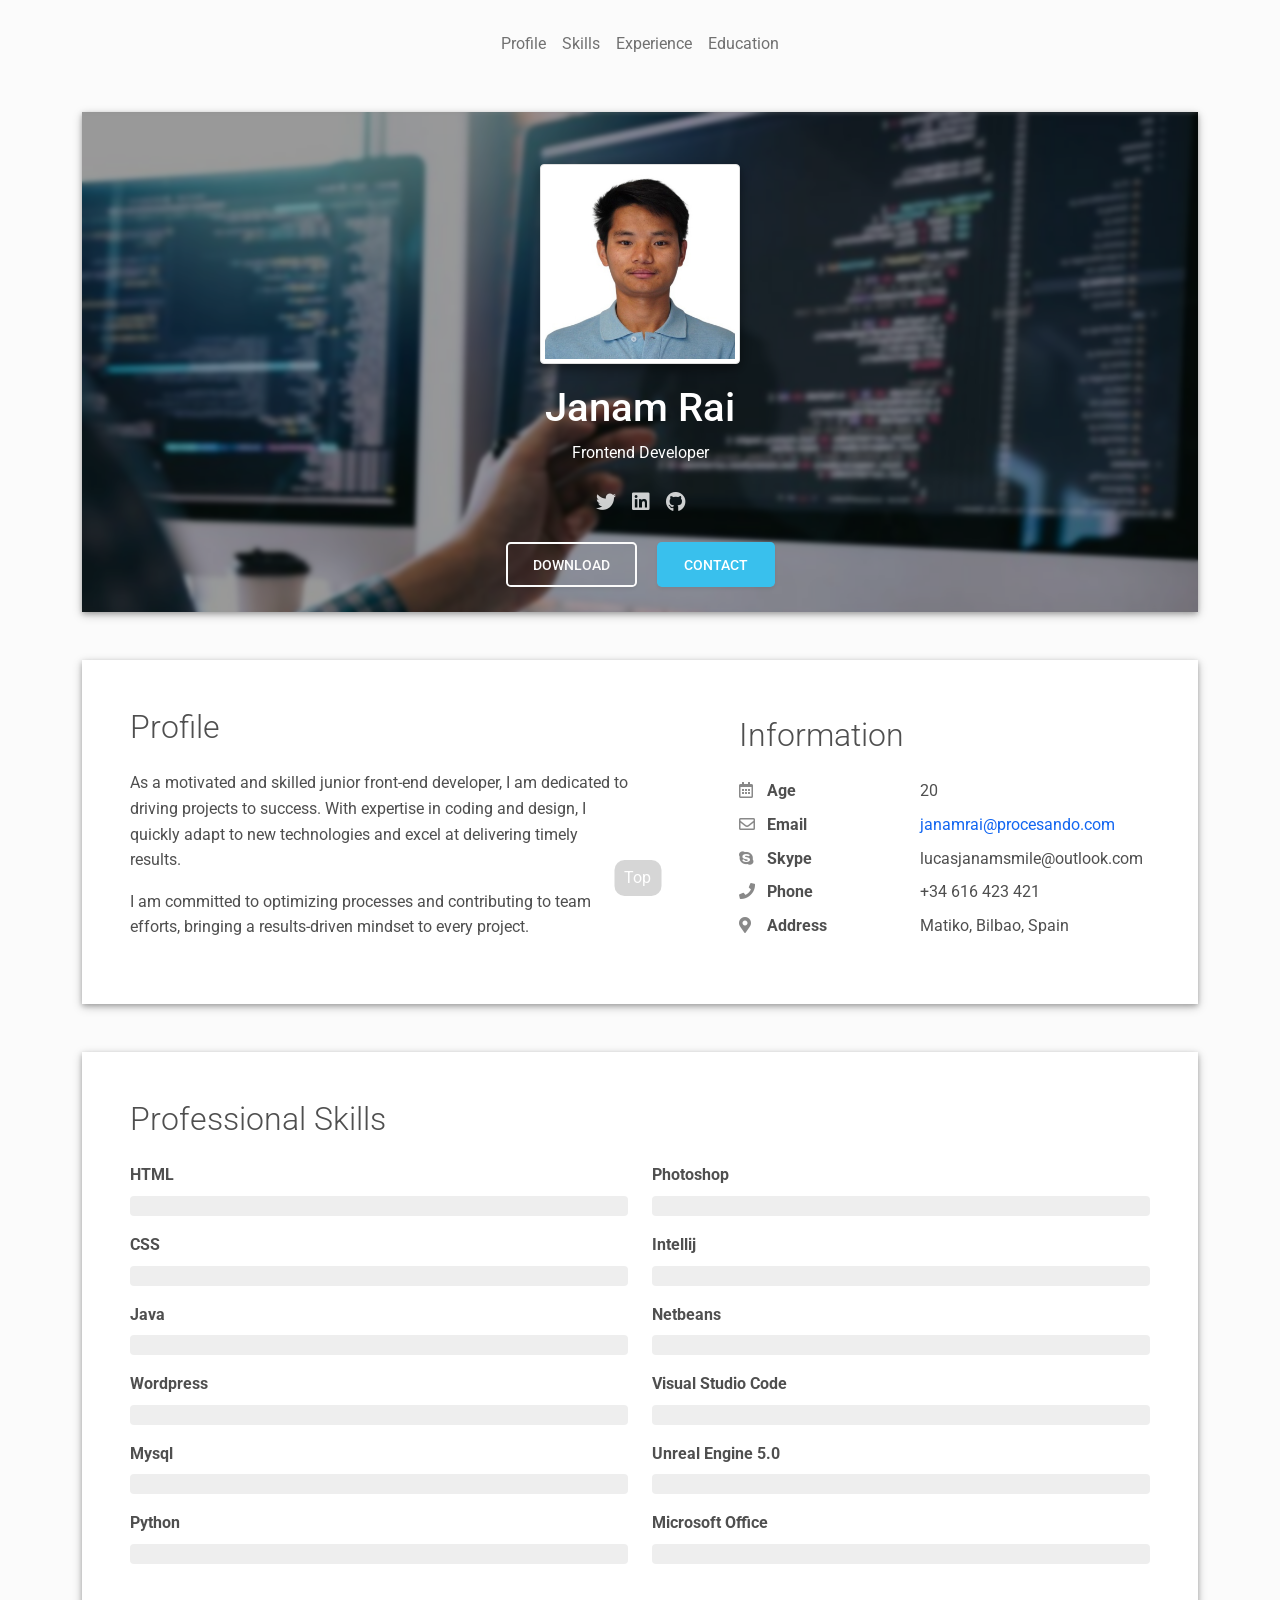
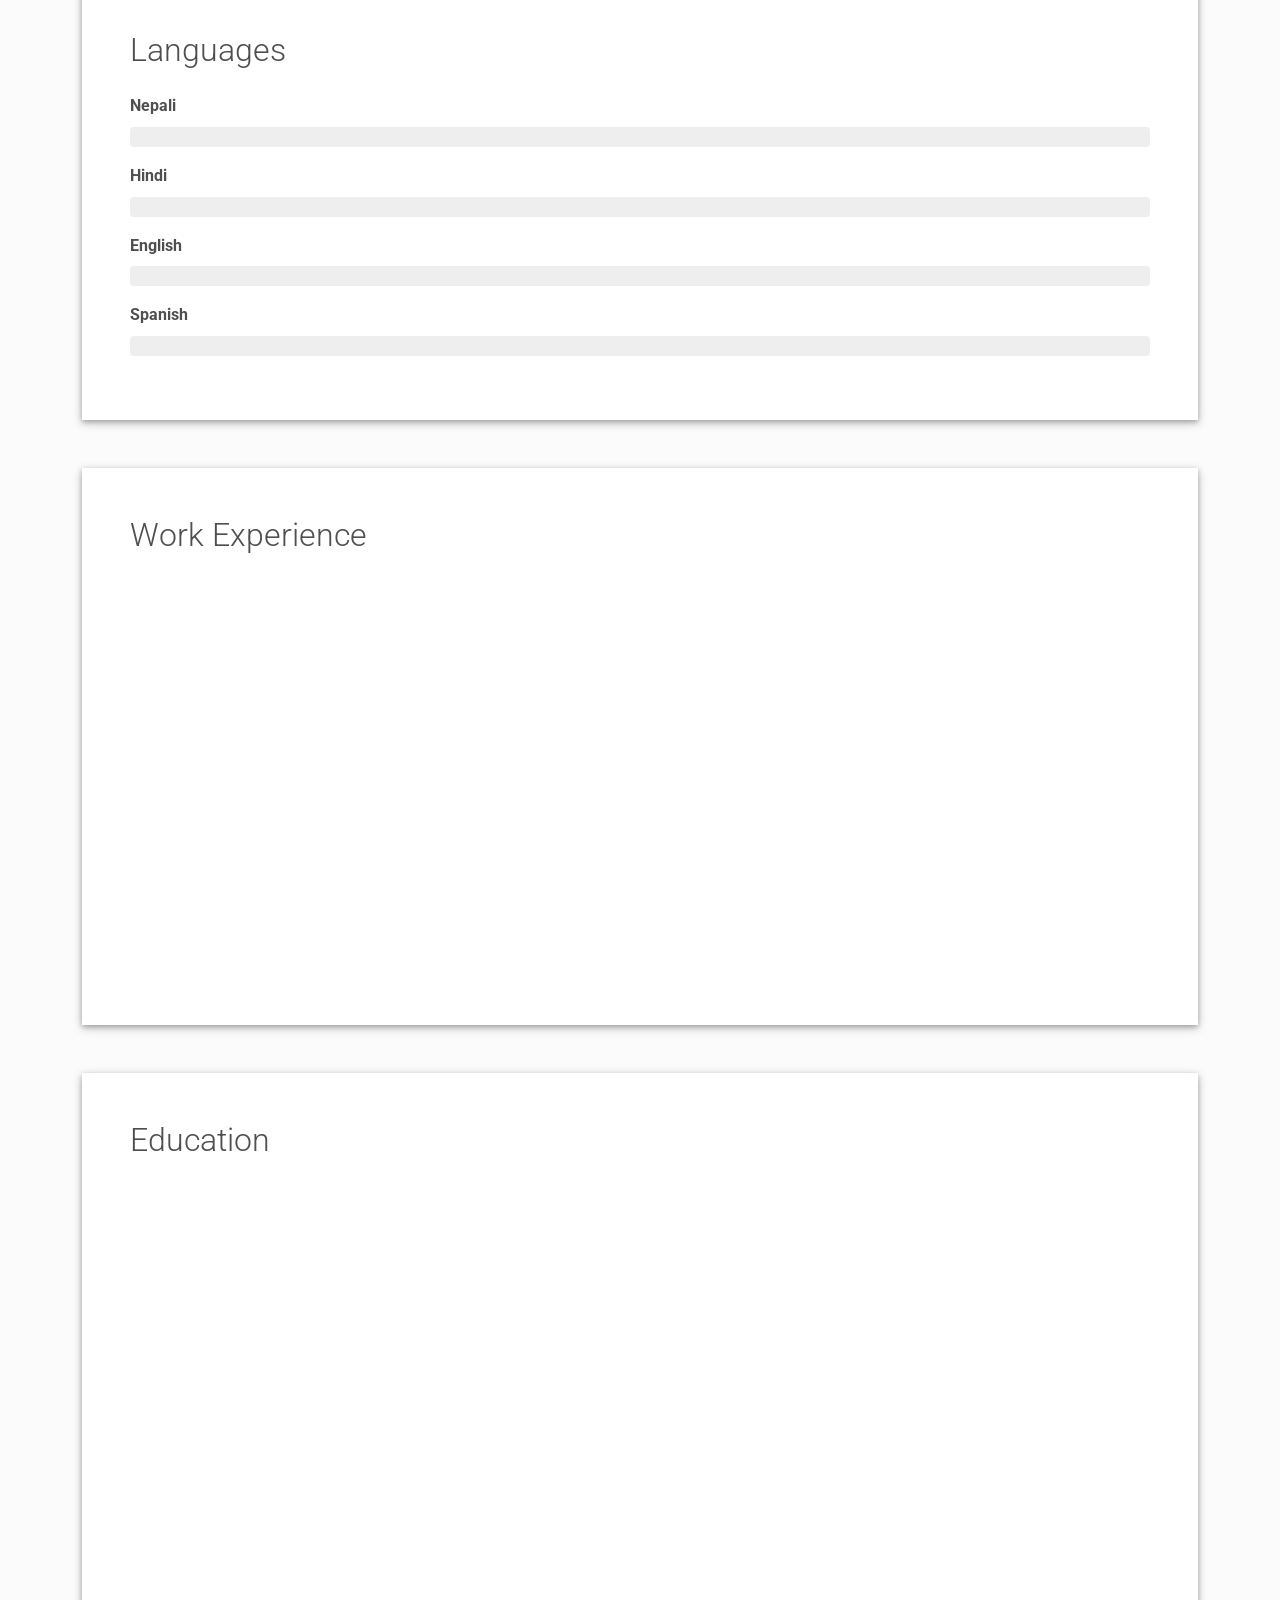
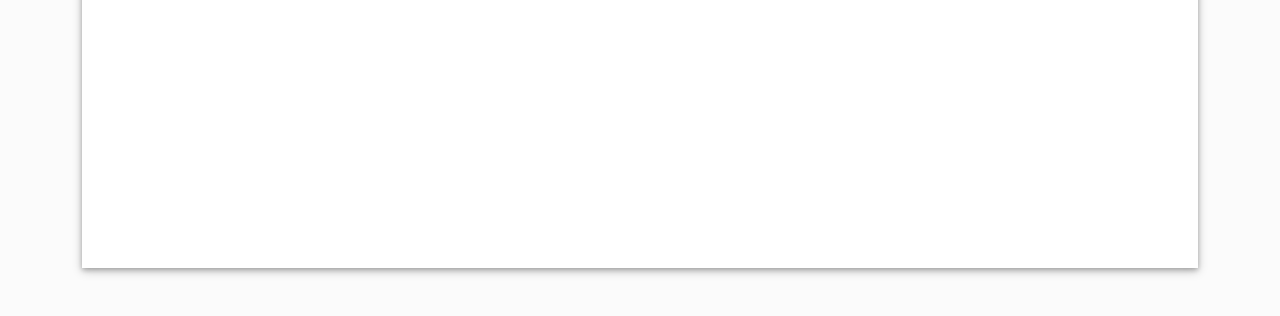
<file: index.html>
<!DOCTYPE html>

<html lang="en-US">

    <head>

        <meta charset="UTF-8">

        <meta http-equiv="X-UA-Compatible" content="IE=edge">

        <meta name="viewport" content="width=device-width, initial-scale=1">

        <title>Janam Rai</title>

        <link rel="Icon" href="images/Logo.png">

        <link rel="preload" as="style" href="https://fonts.googleapis.com/css2?family=Poppins:wght@600&amp;family=Roboto:wght@300;400;500;700&amp;display=swap"/>

        <link rel="stylesheet"href="https://fonts.googleapis.com/css2?family=Poppins:wght@600&amp;family=Roboto:wght@300;400;500;700&amp;display=swap" media="print" onload="this.media='all'"/>

        <noscript> <link rel="stylesheet" href="https://fonts.googleapis.com/css2?family=Poppins:wght@600&amp;family=Roboto:wght@300;400;500;700&amp;display=swap"/></noscript>

        <link href="css/font-awesome/css/all.min.css?ver=1.2.1" rel="stylesheet">

        <link href="css/mdb.min.css?ver=1.2.1" rel="stylesheet">

        <link href="css/aos.css?ver=1.2.1" rel="stylesheet">

        <link href="css/main.css?ver=1.2.1" rel="stylesheet">

        <noscript><style type="text/css">[data-aos] {opacity: 1 !important;transform: translate(0) scale(1) !important;}</style></noscript>

    </head>


    <body class="bg-light" id="top">

        <header class="d-print-none">

            <div class="container text-center text-lg-left">

                <div class="pt-4 clearfix">

                    <div class="container text-center text-lg-left">

                        <nav role="navigation">

                            <ul class="nav justify-content-center">

                                <li class="nav-item"><a class="nav-link" href="#about" title="About"><span class="menu-title">Profile</span></a> </li>

                                <li class="nav-item"><a class="nav-link" href="#skills" title="Skills"><span class="menu-title">Skills</span></a> </li>

                                <li class="nav-item"><a class="nav-link" href="#experience" title="Experience"><span class="menu-title">Experience</span></a></li>

                                <li class="nav-item"><a class="nav-link" href="#education" title="Education"><span class="menu-title">Education</span></a> </li>

                                <!--<li class="nav-item"><a class="nav-link" href="#contact" title="Contact"><span class="menu-title">Contact</span></a> </li>

                                <li class="nav-item"><a class="nav-link" href="#references" title="References"><span class="menu-title">References</span></a> </li> -->

                            </ul>

                        </nav>

                    </div>

                </div>

            </div>

        </header>

        <div class="page-content">

            <div class="container">

                <div class="resume-container">

                    <div class="shadow-1-strong bg-white my-5" id="intro">

                        <div class="bg-info text-white">

                            <div class="cover bg-image"><img src="images/BG.jpg"  width="200" height="565" />

                                <div class="mask" style="background-color: rgba(0, 0, 0, 0.4);backdrop-filter: blur(2px);">

                                    <div class="text-center p-5">

                                        <div class="avatar p-1"><img class="img-thumbnail shadow-2-strong" data-aos="zoom-out"data-aos-delay="100" src="images/avatar.jpg" width="200" height="200" /></div>

                                        <div class="header-bio mt-3">

                                            <div data-aos="zoom-in" data-aos-delay="0">

                                                <h2 class="h1">Janam Rai</h2>

                                                <p>Frontend Developer</p>

                                            </div>

                                            <div class="header-social mb-3 d-print-none" data-aos="zoom-in"data-aos-delay="200">

                                                <nav role="navigation">

                                                    <ul class="nav justify-content-center">

                                                        <li class="nav-item"><a class="nav-link" href="https://twitter.com/JanamRa08918836"title="Twitter">

                                                            <i class="fab fa-twitter"></i>
                                                            <span class="menu-title sr-only">Twitter</span></a>

                                                        </li>

                                                            <!--
                                                        <li class="nav-item"><a class="nav-link"href="https://www.facebook.com/profile.php?id=100029188033505" title="Facebook">

                                                                <i class="fab fa-facebook">
                                                                </i><span class="menu-title sr-only">Facebook</span></a>

                                                        </li>

                                                        <li class="nav-item"><a class="nav-link"href="https://www.instagram.com/lmt10hunk/"title="Instagram">

                                                            <i class="fab fa-instagram"> </i>
                                                            <spanclass="menu-title sr-only"></span></a>

                                                        </li>

                                                        -->

                                                        <li class="nav-item"><a class="nav-link" href="https://www.linkedin.com/in/janam-rai-2b9438182/"title="linkedin">

                                                                <i class="fab fa-linkedin"></i>
                                                                <span class="menu-title sr-only">linkedin</span></a>
                                                        </li>

                                                        <li class="nav-item"><a class="nav-link" href="https://github.com/janam1003" title="Github">
                                                        
                                                            <i class="fab fa-github"></i><spanclass="menu-title sr-only"></span></a>

                                                        </li>

                                                    </ul>

                                                </nav>

                                            </div>

                                        </div>

                                        
                                        <div class="d-print-none">

                                            <a class="btn btn-outline-light btn-lg shadow-sm mt-1 me-3" href="images/CV.pdf" data-aos="fade-right"data-aos-delay="700">Download</a>

                                            <a class="btn btn-info btn-lg shadow-sm mt-1" href="mailto:janamrai@procesando.com" data-aos="fade-left" data-aos-delay="700">Contact</a>
                                            
                                        </div>

                                    </div>

                                </div>

                            </div>

                        </div>

                    </div>

                </div>

                <div class="shadow-1-strong bg-white my-5 p-5" id="about">

                    <div class="about-section">

                        <div class="row">

                            <div class="col-md-6">

                                <h2 class="h2 fw-light mb-4">Profile</h2>

                                <p>As a motivated and skilled junior front-end developer, I am dedicated to driving projects
                                    to success. With expertise in coding and design, I quickly adapt to new technologies and
                                    excel at delivering timely results.</p>

                                <p>I am committed to optimizing processes and contributing to team efforts, bringing a results-driven mindset to every project.  </p>

                            </div>

                            <div class="col-md-5 offset-lg-1">

                                <div class="row mt-2">

                                    <h2 class="h2 fw-light mb-4">Information</h2>

                                    <div class="col-sm-5">

                                        <div class="pb-2 fw-bolder"><i class="far fa-calendar-alt pe-2 text-muted"style="width:24px;opacity:0.85;"></i> Age</div>

                                    </div>

                                    <div class="col-sm-7">

                                        <div class="pb-2">20</div>

                                    </div>

                                    <div class="col-sm-5">

                                        <div class="pb-2 fw-bolder"><i class="far fa-envelope pe-2 text-muted"style="width:24px;opacity:0.85;"></i> Email</div>
                                        
                                    </div>

                                    <div class="col-sm-7">

                                        <div class="pb-2"><a href="mailto:janamrai@procesando.com">janamrai@procesando.com</a></div>

                                    </div>

                                    <div class="col-sm-5">

                                        <div class="pb-2 fw-bolder"><i class="fab fa-skype pe-2 text-muted"style="width:24px;opacity:0.85;"></i> Skype</div>

                                    </div>

                                    <div class="col-sm-7">

                                        <div class="pb-2">lucasjanamsmile@outlook.com</div>

                                    </div>

                                    <div class="col-sm-5">

                                        <div class="pb-2 fw-bolder"><i class="fas fa-phone pe-2 text-muted"style="width:24px;opacity:0.85;"></i> Phone</div>

                                    </div>

                                    <div class="col-sm-7">

                                        <div class="pb-2">+34 616 423 421</div>

                                    </div>

                                    <div class="col-sm-5">

                                        <div class="pb-2 fw-bolder"><i class="fas fa-map-marker-alt pe-2 text-muted"style="width:24px;opacity:0.85;"></i> Address</div>

                                    </div>

                                    <div class="col-sm-7">

                                        <div class="pb-2">Matiko, Bilbao, Spain</div>

                                    </div>

                                </div>

                            </div>

                        </div>

                    </div>

                </div>

                <div class="shadow-1-strong bg-white my-5 p-5" id="skills">

                    <div class="skills-section">

                        <h2 class="h2 fw-light mb-4">Professional Skills</h2>

                        <div class="row">

                            <div class="col-md-6">

                                <div class="mb-3"><span class="fw-bolder">HTML</span>

                                    <div class="progress my-2 rounded" style="height: 20px">
                                        
                                        <div class="progress-bar bg-info" role="progressbar" data-aos="zoom-in-right"
                                            data-aos-delay="100" data-aos-anchor=".skills-section" style="width: 95%;"
                                            aria-valuenow="95" aria-valuemin="0" aria-valuemax="100">Expert</div>
                                    </div>
                                </div>

                                <div class="mb-3"><span class="fw-bolder">CSS</span>
                                    <div class="progress my-2 rounded" style="height: 20px">
                                        <div class="progress-bar bg-info" role="progressbar" data-aos="zoom-in-right"
                                            data-aos-delay="200" data-aos-anchor=".skills-section" style="width: 95%"
                                            aria-valuenow="95" aria-valuemin="0" aria-valuemax="100">Expert</div>
                                    </div>
                                </div>

                                <div class="mb-3"><span class="fw-bolder">Java</span>
                                    <div class="progress my-2 rounded" style="height: 20px">
                                        <div class="progress-bar bg-info" role="progressbar" data-aos="zoom-in-right"
                                            data-aos-delay="300" data-aos-anchor=".skills-section" style="width: 85%"
                                            aria-valuenow="85" aria-valuemin="0" aria-valuemax="100">Advance</div>
                                    </div>
                                </div>

                                <div class="mb-3"><span class="fw-bolder">Wordpress</span>
                                    <div class="progress my-2 rounded" style="height: 20px">
                                        <div class="progress-bar bg-info" role="progressbar" data-aos="zoom-in-right"
                                            data-aos-delay="300" data-aos-anchor=".skills-section" style="width: 70%"
                                            aria-valuenow="70" aria-valuemin="0" aria-valuemax="100">Advance</div>
                                    </div>
                                </div>

                                <div class="mb-3"><span class="fw-bolder">Mysql</span>
                                    <div class="progress my-2 rounded" style="height: 20px">
                                        <div class="progress-bar bg-info" role="progressbar" data-aos="zoom-in-right"
                                            data-aos-delay="300" data-aos-anchor=".skills-section" style="width: 90%"
                                            aria-valuenow="90" aria-valuemin="0" aria-valuemax="100">Expert</div>
                                    </div>
                                </div>

                                <div class="mb-3"><span class="fw-bolder">Python</span>
                                    <div class="progress my-2 rounded" style="height: 20px">
                                        <div class="progress-bar bg-info" role="progressbar" data-aos="zoom-in-right"
                                            data-aos-delay="300" data-aos-anchor=".skills-section" style="width: 50%"
                                            aria-valuenow="50" aria-valuemin="0" aria-valuemax="100">Beginner</div>
                                    </div>
                                </div>

                            </div>

                            <div class="col-md-6">

                                 <div class="mb-3"><span class="fw-bolder">Photoshop</span>
                                    <div class="progress my-2 rounded" style="height: 20px">
                                        <div class="progress-bar bg-info" role="progressbar" data-aos="zoom-in-right"
                                            data-aos-delay="300" data-aos-anchor=".skills-section" style="width: 75%"
                                            aria-valuenow="50" aria-valuemin="0" aria-valuemax="100">Advance</div>
                                    </div>
                                </div>

                                <div class="mb-3"><span class="fw-bolder">Intellij</span>
                                    <div class="progress my-2 rounded" style="height: 20px">
                                        <div class="progress-bar bg-info" role="progressbar" data-aos="zoom-in-right"
                                            data-aos-delay="600" data-aos-anchor=".skills-section" style="width: 75%"
                                            aria-valuenow="75" aria-valuemin="0" aria-valuemax="100">Advance</div>
                                    </div>
                                </div>

                                <div class="mb-3"><span class="fw-bolder">Netbeans</span>
                                    <div class="progress my-2 rounded" style="height: 20px">
                                        <div class="progress-bar bg-info" role="progressbar" data-aos="zoom-in-right"
                                            data-aos-delay="600" data-aos-anchor=".skills-section" style="width: 75%"
                                            aria-valuenow="75" aria-valuemin="0" aria-valuemax="100">Advance</div>
                                    </div>
                                </div>

                                <div class="mb-3"><span class="fw-bolder">Visual Studio Code</span>
                                    <div class="progress my-2 rounded" style="height: 20px">
                                        <div class="progress-bar bg-info" role="progressbar" data-aos="zoom-in-right"
                                            data-aos-delay="500" data-aos-anchor=".skills-section" style="width: 60%"
                                            aria-valuenow="60" aria-valuemin="0" aria-valuemax="100">Advance</div>
                                    </div>
                                </div>

                                <div class="mb-3"><span class="fw-bolder">Unreal Engine 5.0</span>
                                    <div class="progress my-2 rounded" style="height: 20px">
                                        <div class="progress-bar bg-info" role="progressbar" data-aos="zoom-in-right"
                                            data-aos-delay="500" data-aos-anchor=".skills-section" style="width: 60%"
                                            aria-valuenow="60" aria-valuemin="0" aria-valuemax="100">Advance</div>
                                    </div>
                                </div>                        

                                <div class="mb-3"><span class="fw-bolder">Microsoft Office</span>

                                    <div class="progress my-2 rounded" style="height: 20px">
                                        <div class="progress-bar bg-info" role="progressbar" data-aos="zoom-in-right"
                                            data-aos-delay="400" data-aos-anchor=".skills-section" style="width: 95%"
                                            aria-valuenow="95" aria-valuemin="0" aria-valuemax="100">Masters</div>
                                    </div>
                                </div>

                            </div>

                        </div>

                    </div>

                    <Br></Br>

                    <h2 class="h2 fw-light mb-4">Languages</h2>

                    <div class="mb-3"><span class="fw-bolder">Nepali</span>
                        <div class="progress my-2 rounded" style="height: 20px">
                            <div class="progress-bar bg-secondary" role="progressbar" data-aos="zoom-in-right"
                                data-aos-delay="500" data-aos-anchor=".skills-section" style="width: 100%"
                                aria-valuenow="100" aria-valuemin="0" aria-valuemax="100">Native</div>
                        </div>
                    </div>

                    <div class="mb-3"><span class="fw-bolder">Hindi</span>
                        <div class="progress my-2 rounded" style="height: 20px">
                            <div class="progress-bar bg-secondary" role="progressbar" data-aos="zoom-in-right"
                                data-aos-delay="500" data-aos-anchor=".skills-section" style="width: 90%"
                                aria-valuenow="90" aria-valuemin="0" aria-valuemax="100">Expert</div>
                        </div>
                    </div>

                    <div class="mb-3"><span class="fw-bolder">English</span>
                        <div class="progress my-2 rounded" style="height: 20px">
                            <div class="progress-bar bg-secondary" role="progressbar" data-aos="zoom-in-right"
                                data-aos-delay="500" data-aos-anchor=".skills-section" style="width: 90%" aria-valuenow="90"
                                aria-valuemin="0" aria-valuemax="100">Expert</div>
                        </div>
                    </div>

                    <div class="mb-3"><span class="fw-bolder">Spanish</span>
                        <div class="progress my-2 rounded" style="height: 20px">
                            <div class="progress-bar bg-secondary" role="progressbar" data-aos="zoom-in-right"
                                data-aos-delay="500" data-aos-anchor=".skills-section" style="width: 70%" aria-valuenow="70"
                                aria-valuemin="0" aria-valuemax="100">Advance</div>
                        </div>
                    </div>

                </div>

                <div class="shadow-1-strong bg-white my-5 p-5" id="experience">

                    <div class="work-experience-section">

                        <h2 class="h2 fw-light mb-4">Work Experience</h2>

                        <div class="timeline">

                            <div class="timeline-card timeline-card-info" data-aos="fade-in" data-aos-delay="0">

                                <div class="timeline-head px-4 pt-3">

                                    <div class="h5">Frontend Developer <span class="text-muted h6">AT TAR-SIX, BILBAO</span></div>

                                </div>

                               

                                <div class="timeline-body px-4 pb-4">

                                    <div class="text-muted text-small mb-3">June, 2022 - Currently</div>

                                    <li>As a freelance, responsible for maintaining a WordPress site, updating and debugging.</li>

                                    <li>I assisted in creating a website monitoring tool to track the status of company-managed sites.</li>

                                    <li>Creating and implementing automated testing procedures to ensure website functionality and performance</li>
                                    
                                </div>

                            </div>

                            <div class="timeline-card timeline-card-info" data-aos="fade-in" data-aos-delay="0">

                                <div class="timeline-head px-4 pt-3">

                                    <div class="h5">Web Designer <span class="text-muted h6">AT IPARGUNE DIGITAL, BILBAO</span></div>

                                </div>

                                <div class="timeline-body px-4 pb-4">

                                    <div class="text-muted text-small mb-3">May, 2022 - July, 2022</div>
                                    
                                    <li>Assisted in installing and implementing software at the client's premises, ensuring optimal functionality.</li>

                                    <li>I offer website enhancement services to drive business growth for potential clients.</li>

                                    <li>Managing website content and updates to ensure accuracy, relevance, and timeliness. </li>

                                    <li>Developing and implementing new website features to improve user experience and engagement</li>                                  

                                </div>

                            </div>
                
                        </div>

                    </div>

                </div>

                <div class="shadow-1-strong bg-white my-5 p-5" id="education">

                    <div class="education-section">

                        <h2 class="h2 fw-light mb-4">Education</h2>

                        <div class="timeline">

                            <div class="timeline-card timeline-card-success" data-aos="fade-in" data-aos-delay="0">

                                <div class="timeline-head px-4 pt-3">

                                    <div class="h5">Superior Technician In Multiplatform Application Development <span class="text-muted h6">From Tartanga</span></div>

                                </div>

                                <div class="timeline-body px-4 pb-4">

                                    <div class="text-muted text-small mb-3">Spt.2022 - June.2023</div>

                                    <li>Curriculum covered Java/Kotlin programming, web/mobile app dev, UI design, DB management, and project management.</li>
                                    <li>Gained hands-on experience through practical projects, workshops, and mentorship.</li>
                                    <li>Course accredited by relevant institutions.</li>
                                    <li>Career services provided to assist with employment opportunities.</li>

                                </div>

                            </div>

                            <div class="timeline-card timeline-card-success" data-aos="fade-in" data-aos-delay="0">

                                <div class="timeline-head px-4 pt-3">

                                    <div class="h5">Superior Technician In Web Application Development <span class="text-muted h6">From Implika</span></div>

                                </div>

                                <div class="timeline-body px-4 pb-4">

                                    <div class="text-muted text-small mb-3">Spt.2021 - May.2022</div>

                                    <li>Developed skills in web design, client and server-side programming, DB management, project management, and web security.</li>
                                    <li>Gained hands-on experience through practical workshops, individual and team projects, and mentorship from professionals.</li>
                                    <li>Received a recognized and accredited education that meets industry standards.</li>
                                    <li>Acquired knowledge and experience necessary to develop and deploy web applications for various platforms.</li>

                                </div>

                            </div>

                            <div class="timeline-card timeline-card-success" data-aos="fade-in" data-aos-delay="200">

                                <div class="timeline-head px-4 pt-3">

                                    <div class="h5">Cambridge General Certificate Of Education <span class="text-muted h6">From Xavier International College</span> </div>

                                </div>

                                <div class="timeline-body px-4 pb-4">

                                    <div class="text-muted text-small mb-3">Oct.2018 - Oct.2020</div> 

                                    <li>Received the Cambridge General Certificate of Education upon completion of the course.</li>
                                    <li>Gained knowledge in accounting, marketing, human resources, and operations management.</li>
                                    <li>Developed skills in critical thinking, problem-solving, communication, and teamwork through coursework and group projects.</li>
                                    <li>Prepared for further education or career opportunities in the field of management.</li>

                                </div>

                            </div>

                        </div>

                    </div>

                </div>

            </div>

            <!-------Refrences-----------

            <div class="shadow-1-strong bg-white my-5 p-5" id="references">

                <div class="reference-section">

                    <h2 class="h2 fw-light mb-4">References</h2>

                    <div class="row"> 

                        <div class="col-md-6">

                            <div class="d-flex mb-2">

                                <div class="avatar"><img src="images/reference-image-1.jpg" width="60" height="60"/></div>

                                <div class="header-bio m-3 mb-0">

                                    <h3 class="h6 mb-1" data-aos="fade-left" data-aos-delay="0">Alex Rodriguez</h3>

                                    <p class="text-muted text-small" data-aos="fade-left" data-aos-delay="100">Design Company</p>

                                </div>

                            </div>

                            <div class="d-flex"><i class="text-secondary fas fa-quote-left"></i>

                                <p class="lead mx-2" data-aos="fade-left" data-aos-delay="100">Walter displays exemplary professionalism and is able to take on challenges.</p>

                            </div>

                        </div>

                    </div>

                </div>

            </div> -------->

            <!-------Contact-----------

                <div class="shadow-1-strong bg-white my-5 p-5" id="contact">

                    <div class="contant-section">

                        <h2 class="h2 fw-light text mb-4">Contact</h2>

                        <div class="row mb-4">

                            <div class="col-md-5" data-aos="fade-left" data-aos-delay="200">

                                <div class="mt-1">

                                    <div class="h6"><i class="fas fa-phone pe-2 text-muted" style="width:24px;opacity:0.85;"></i> +34 616 432 421</div>

                                    <div class="h6">

                                        <i class="far fa-envelope pe-2 text-muted" style="width:24px;opacity:0.85;"></i> <a href="mailto:janamrai@procesando.com">janamrai@procesando.com</a>
                                        
                                    </div>

                                </div>

                                <div class="mt-5 d-print-none"><form action="https://formspree.io/your@email.com" method="POST">

                                        <div class="form-outline mb-4">

                                            <input type="text" id="name" class="form-control" required/>

                                            <label class="form-label" for="name">Name</label>

                                        </div>

                                        <div class="form-outline mb-4">

                                            <input type="email" id="email" class="form-control" required/>

                                            <label class="form-label" for="email">Email address</label>

                                        </div>

                                        <div class="form-outline mb-4">

                                            <textarea class="form-control" style="resize: none;" id="message" rows="4" required></textarea>

                                            <label class="form-label" for="message">Message</label>

                                        </div>

                                        <button class="btn btn-info btn-block mb-4" type="submit">Send</button>

                                    </form>

                                </div>

                            </div>

                            <div class="col-md-7 d-print-none" data-aos="zoom-in" data-aos-delay="100"><iframe src="https://www.google.com/maps/embed?pb=!1m18!1m12!1m3!1d2905.1604888137053!2d-2.9281996855643113!3d43.269013479136305!2m3!1f0!2f0!3f0!3m2!1i1024!2i768!4f13.1!3m3!1m2!1s0xd4e4fc32f14e6ab%3A0x2c85732cad32697e!2sArtatzamina%20Kalea%2C%2048007%20Bilbo%2C%20Bizkaia!5e0!3m2!1sen!2ses!4v1673255524717!5m2!1sen!2ses" width="600" height="400" style="border:0;" allowfullscreen="" loading="lazy" referrerpolicy="no-referrer-when-downgrade"></iframe></div>

                        </div>

                    </div>

                </div> 

            </div>--->
            
            <!-------Footer------------

            <footer class="pt-4 pb-4 text-muted text-center d-print-none">

                <div class="container">

                    <div class="my-3">

                        <div class="h4">Janam Rai</div>

                        <div class="footer-nav">

                            <nav role="navigation">

                                <ul class="nav justify-content-center">
                                    
                                    <li class="nav-item">

                                        <a class="nav-link" href="https://twitter.com/templateflip" title="Twitter"><i class="fab fa-twitter"></i><span class="menu-title sr-only">Twitter</span></a>

                                    </li>

                                    <li class="nav-item">

                                        <a class="nav-link" href="https://github.com/templateflip" title="Github"><i class="fab fa-github"></i><span class="menu-title sr-only">Github</span></a>
                                    
                                    </li>

                                </ul>

                            </nav>

                        </div>

                    </div>

                    <div class="text-small">

                        <div class="mb-1">&copy; Material Resume. All rights reserved.</div>

                        <div>Design - <a href="https://templateflip.com/" target="_blank">TemplateFlip</a></div>

                    </div>
                    
                </div>

            </footer>  -->

            <style>

                .top-up-button {

                    /*background-color: #ADADAD; /* Green background */
                    background-color: rgba(173, 173, 173, 0.5);
                    color: White; /* White text */
                    border: none; /* Remove borders */
                    padding: 5px 10px; /* Set padding */
                    text-align: center; /* Center text */
                    text-decoration: none; /* Remove underline */
                    display: inline-block; /* Make it an inline element */
                    font-size: 16px; /* Set font size */
                    margin: 4px 2px; /* Add margin */
                    cursor: pointer; /* Add cursor on hover */
                    border-radius: 10px; /* Add rounded corners */


                    position: fixed;
                    bottom: 0px;
                    right: 50%;
                    transform: translateX(50%);
                }

            </style>

            <button onclick="topFunction()" id="top-up-button"  class="top-up-button" title="Go to top">Top</button>

            <script>

                // When the user scrolls down 20px from the top of the document, show the button
                window.onscroll = function() {scrollFunction()};

                function scrollFunction() 
                {

                    if (document.body.scrollTop > 20 || document.documentElement.scrollTop > 20) 
                    {

                        document.getElementById("myBtn").style.display = "block";

                    } else {

                        document.getElementById("myBtn").style.display = "none";

                    }

                }

                // When the user clicks on the button, scroll to the top of the document
                function topFunction() {

                    document.body.scrollTop = 0; // For Safari

                    document.documentElement.scrollTop = 0; // For Chrome, Firefox, IE and Opera

                }

            </script>


            <script src="scripts/mdb.min.js?ver=1.2.1"></script>
            <script src="scripts/aos.js?ver=1.2.1"></script>
            <script src="scripts/main.js?ver=1.2.1"></script>
          
        </div>      

    </body>

</html>
</file>
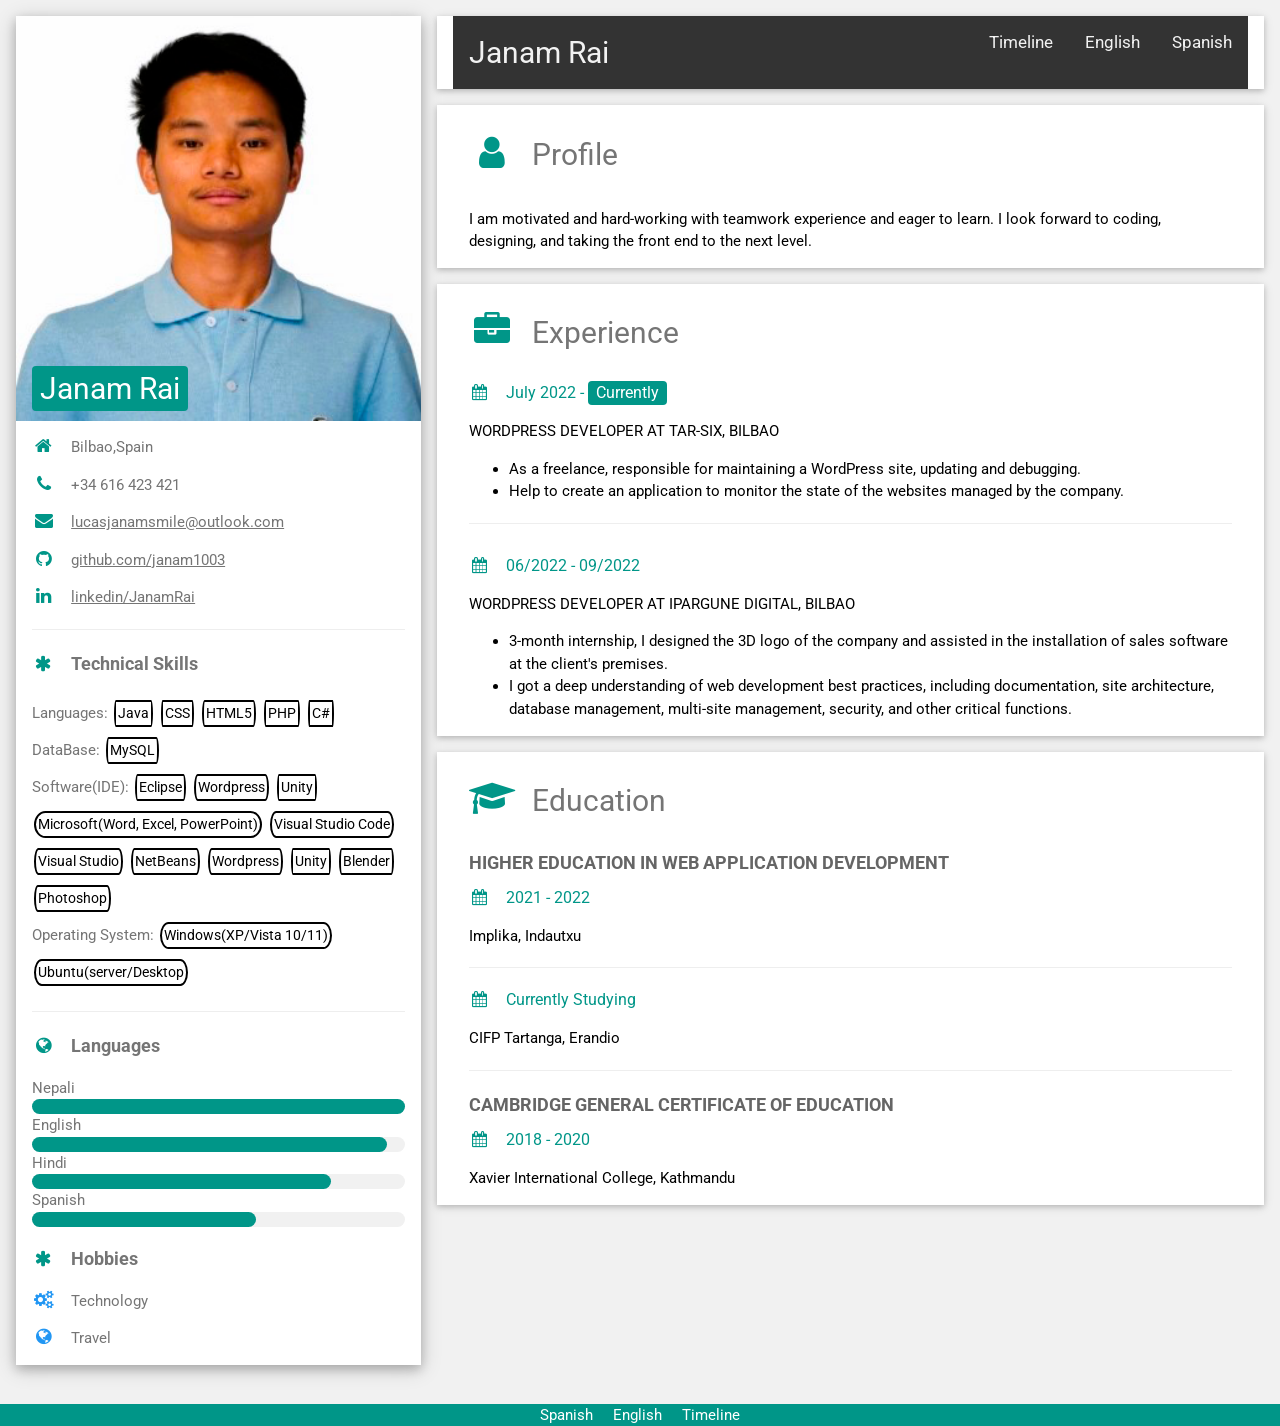
<file: CV_English.html>
<!DOCTYPE html>
<html>
<title>CV Janam Rai</title>
<meta charset="UTF-8">
<meta name="viewport" content="width=1366">
 <link rel="Icon" href="Logo.png">
<link rel="stylesheet" href="https://www.w3schools.com/w3css/4/w3.css">
<link rel='stylesheet' href='https://fonts.googleapis.com/css?family=Roboto'>
<link rel="stylesheet" href="https://cdnjs.cloudflare.com/ajax/libs/font-awesome/4.7.0/css/font-awesome.min.css">

<style>
html,body,h1,h2,h3,h4,h5,h6 {font-family: "Roboto", sans-serif}

.transbox {
  margin: 0px;
  padding: 5px;
  background-color: #ffffffe6;
  border: 0.5px solid black;
  opacity: 0.6;
  font-size: 18px;
  font-weight: bold;
}

.btndownload {
  background-color: DodgerBlue;
  border: none;
  color: white;
  padding: 12px 30px;
  cursor: pointer;
  font-size: 20px;
}

/* Darker background on mouse-over */
.btndownload:hover {
  background-color: RoyalBlue;
}



/* Add a black background color to the top navigation */
.topnav {
  background-color: #333;
  overflow: hidden;
}

/* Style the links inside the navigation bar */
.topnav a {
  float: right;
  display: block;
  color: #f2f2f2;
  text-align: center;
  padding: 14px 16px;
  text-decoration: none;
  font-size: 17px;
}

/* Change the color of links on hover */
.topnav a:hover {
  background-color: #ddd;
  color: black;
}

/* Add an active class to highlight the current page */
.topnav a.active {
  background-color: #04AA6D;
  color: white;
}

/* Hide the link that should open and close the topnav on small screens */
.topnav .icon {
  display: none;
}

.btn{
border-radius:10%/100%;
border:2px solid #000;
background:#fff;
margin: 5px 2px;
padding: 1px 2px;
font-size:14px;
display:inline-block;
}

.btn:hover {
  background-color: #4CAF50;
  color: white;

}

.btn1{
border-radius:10%/100%;
border:2px solid #000;
background:#fff;
margin: 5px 2px;
padding: 1px 2px;
font-size:14px;
font-weight: bold;
display:inline-block;
}

.btn1:hover {
  background-color: #E83AE8;
  color: white;

}

.btn3{
border-radius:20%/100%;
border:2px solid #000;
background:#fff;
margin: 5px 2px;
padding: 1px 2px;
font-size:14px;
display:inline-block;
}
.btn3:hover {
  background-color: #1D5DDC;
  color: white;
}


.tooltip .tooltiptext {
  visibility: hidden;
  width: 120px;
  background-color: black;
  color: #fff;
  text-align: center;
  border-radius: 6px;
  padding: 5px 0;
  position: absolute;
  z-index: 1;
  top: -5px;
  left: 110%;
}

.tooltip .tooltiptext::after {
  content: "";
  position: absolute;
  top: 50%;
  right: 100%;
  margin-top: -5px;
  border-width: 5px;
  border-style: solid;
  border-color: transparent black transparent transparent;
}

.tooltip:hover .tooltiptext {
  visibility: visible;
}
</style>

<body class="w3-light-grey">

<!-- Page Container -->
<div class="w3-content w3-margin-top" style="max-width:1400px;">

  <!-- The Grid -->
  <div class="w3-row-padding">

    <!-- Left Column -->
    <div class="w3-third">
      
      <div class="w3-white w3-text-grey w3-card-4">
        <div class="w3-display-container">
          <img src = "./Photo_01.png" style="width:100%" z-index: 50; alt="Avatar">
          
          <div class="w3-display-bottomleft w3-container w3-text-black">
             <!--<div class="transbox">
              <p>Janam Rai</p>
               <h2><p class="transbox w3-round">Janam Rai</p></h2>
            </div>-->  
            <h2><span class="w3-tag w3-teal w3-round">Janam Rai</span></h2> 
        </div>
    
      </div>

        <div class="w3-container">

           <!--<p><i class="fa fa-suitcase fa-fw w3-margin-right w3-large w3-text-teal"></i>Web Developer</p>
            <p><i class="fa fa-envelope fa-fw w3-margin-right w3-large w3-text-teal"></i>janamrai@procesando.com</p>--->
          <p><i class="fa fa-home fa-fw w3-margin-right w3-large w3-text-teal"></i>Bilbao,Spain</p>
          <p><i class="fa fa-phone fa-fw w3-margin-right w3-large w3-text-teal"></i><a>+34 616 423 421</a></p> 
          <p><i class="fa fa-envelope fa-fw w3-margin-right w3-large w3-text-teal"></i><a href = "mailto: lucasjanamsmile@outlook.com">lucasjanamsmile@outlook.com</a></p>     
          <p><i class="fa fa-github fa-fw w3-margin-right w3-large w3-text-teal"></i><a href="https://github.com/janam1003" title="">github.com/janam1003</a></p> 
          <p><i class="fa fa-linkedin fa-fw w3-margin-right w3-large w3-text-teal"></i><a href="https://www.linkedin.com/in/janam-rai-2b9438182/" title="">linkedin/JanamRai</a></p>     
          <hr>

          <p class="w3-large"><b><i class="fa fa-asterisk fa-fw w3-margin-right w3-text-teal"></i>Technical Skills</b></p>
          <div class="tooltip">Languages:
             <button class="btn">Java </button>
             <button class="btn">CSS </button>
             <button class="btn">HTML5 </button>
             <button class="btn">PHP </button>
             <button class="btn">C# </button>
          </div>

          <div class="tooltip">DataBase:
            <button class="btn">MySQL </button>
          </div>

          <div class="tooltip">Software(IDE):
            <button class="btn">Eclipse </button>
            <button class="btn">Wordpress </button>
            <button class="btn">Unity </button>
            <button class="btn">Microsoft(Word, Excel, PowerPoint) </button>
            <button class="btn">Visual Studio Code </button>
            <button class="btn">Visual Studio </button>
            <button class="btn">NetBeans </button>
            <button class="btn">Wordpress </button>
            <button class="btn">Unity </button>
            <button class="btn">Blender </button>
            <button class="btn">Photoshop </button>
          </div>

          <div class="tooltip">Operating System:
            <button class="btn">Windows(XP/Vista 10/11) </button>
            <button class="btn">Ubuntu(server/Desktop</button>
          </div>

          <hr>
       
          <p class="w3-large w3-text-theme"><b><i class="fa fa-globe fa-spin fa-fw w3-margin-right w3-text-teal"></i>Languages</b></p>
          <div class="tooltip">Nepali
           <span class="tooltiptext">Native one</span>
          </div>

          <div class="w3-light-grey w3-round-xlarge">
            <div class="w3-round-xlarge w3-teal" style="height:15px;width:100%"></div>
          </div>

          <div class="tooltip">English
            <span class="tooltiptext">Controls it very well</span>
          </div>

          <div class="w3-light-grey w3-round-xlarge">
            <div class="w3-round-xlarge w3-teal" style="height:15px;width:95%"></div>
          </div>

          <div class="tooltip">Hindi
            <span class="tooltiptext">Controls it very well</span>
          </div>

          <div class="w3-light-grey w3-round-xlarge">
            <div class="w3-round-xlarge w3-teal" style="height:15px;width:80%"></div>
          </div>

          <div class="tooltip">Spanish
            <span class="tooltiptext">Controls it very well</span>
          </div>
          <div class="w3-light-grey w3-round-xlarge">
            <div class="w3-round-xlarge w3-teal" style="height:15px;width:60%"></div>
          </div>

        
          <p class="w3-large"><b><i class="fa fa-asterisk fa-spin fa-fw w3-margin-right w3-text-teal"></i>Hobbies</b></p>
           <!--<p><i class="fa fa-blind fa-fw w3-margin-right w3-large w3-text-blue"></i>Trecking</p>-->
          <p><i class="fa fa-cogs fa-fw w3-margin-right w3-large w3-text-blue"></i>Technology</p>
          <p><i class="fa fa-globe fa-fw w3-margin-right w3-large w3-text-blue"></i>Travel</p>

        </div>

      </div><br>

    </div>
    <!-- End Left Column -->

    <!-- Right Column -->
    <div class="w3-twothird">
      <div class="w3-container w3-card w3-white w3-margin-bottom">
      <div class="topnav" id="myTopnav">      
        <a href="./CV_Español.html">Spanish</a>
        <a href="./CV_English.html">English</a>
        <a href="./CV_Timeline.html">Timeline</a>       
        <a style="float:left; font-size:30px;">Janam Rai</a>
        <a href="javascript:void(0);" class="icon" onclick="myFunction()">
        <i class="fa fa-bars"></i>
        </a>
      </div>
    </div>

    <div class="w3-container w3-card w3-white w3-margin-bottom">
        <div class="w3-container">
        <h2 class="w3-text-grey w3-padding-16"><i class="fa fa-user fa-fw w3-margin-right w3-xxlarge w3-text-teal"></i>Profile </h2>
        <p>I am motivated and hard-working with teamwork experience and eager to learn. I look forward to coding, designing, and taking the front end to the next level.</p>  
        </div>
      </div>

      <div class="w3-container w3-card w3-white w3-margin-bottom">
        <div class="w3-container">
          <h2 class="w3-text-grey w3-padding-16"><i class="fa fa-briefcase fa-fw w3-margin-right w3-xxlarge w3-text-teal"></i>Experience</h2>
          <h6 class="w3-text-teal"><i class="fa fa-calendar fa-fw w3-margin-right"></i>July 2022 - <span class="w3-tag w3-teal w3-round">Currently</span></h6>
          <p> WORDPRESS DEVELOPER AT TAR-SIX, BILBAO</p>           
          <ul>
            <li>As a freelance, responsible for maintaining a WordPress site, updating and debugging.</li>
            <li>Help to create an application to monitor the state of the websites managed by the company.</li>          
          </ul>
          <hr>
        </div> 

        <div class="w3-container">
          <h6 class="w3-text-teal"><i class="fa fa-calendar fa-fw w3-margin-right"></i>06/2022 - <span>09/2022</span></h6>
          <p> WORDPRESS DEVELOPER AT IPARGUNE DIGITAL, BILBAO</p>           
          <ul>
            <li>3-month internship, I designed the 3D logo of the company and assisted in the installation of sales software at the client's premises.</li>
            <li>I got a deep understanding of web development best practices, including documentation, site architecture, database management, multi-site management, security, and other critical functions.       
          </ul>
        </div> 
      </div>

      <div class="w3-container w3-card w3-white w3-margin-bottom">
        <div class="w3-container">
          <h2 class="w3-text-grey w3-padding-16"><i class="fa fa-graduation-cap fa-fw w3-margin-right w3-xxlarge w3-text-teal"></i>Education
          <h5 class="w3-opacity"><b>HIGHER EDUCATION IN WEB APPLICATION DEVELOPMENT</b></h5>
          <h6 class="w3-text-teal"><i class="fa fa-calendar fa-fw w3-margin-right"></i>2021 - 2022</h6>
          <p>Implika, Indautxu</p>
          <hr>
          <h6 class="w3-text-teal"><i class="fa fa-calendar fa-fw w3-margin-right"></i>Currently Studying</h6>
          <p>CIFP Tartanga, Erandio</p>
          <hr>
              <h5 class="w3-opacity"><b>CAMBRIDGE GENERAL CERTIFICATE OF EDUCATION</b></h5>
              <h6 class="w3-text-teal"><i class="fa fa-calendar fa-fw w3-margin-right"></i>2018 - 2020</h6>
              <p>Xavier International College, Kathmandu</p>
              
        </div>
        
      </div>
    <!-- End Right Column -->

    </div>
  <!-- End Grid -->
</div>
<!-- End Left Column w3-container w3-teal w3-center w3-margin-top-->

  <footer class="w3-container w3-teal w3-center w3-margin-top">

    <a href="./CV_Español.html" ><span class="w3-tag w3-teal w3-round">Spanish</span></a>
    <a href="./CV_English.html"><span class="w3-tag w3-teal w3-round">English</span></a>
    <a href="./CV_Timeline.html"><span class="w3-tag w3-teal w3-round">Timeline</span></a>
  </footer>

</body>
</html>
</file>
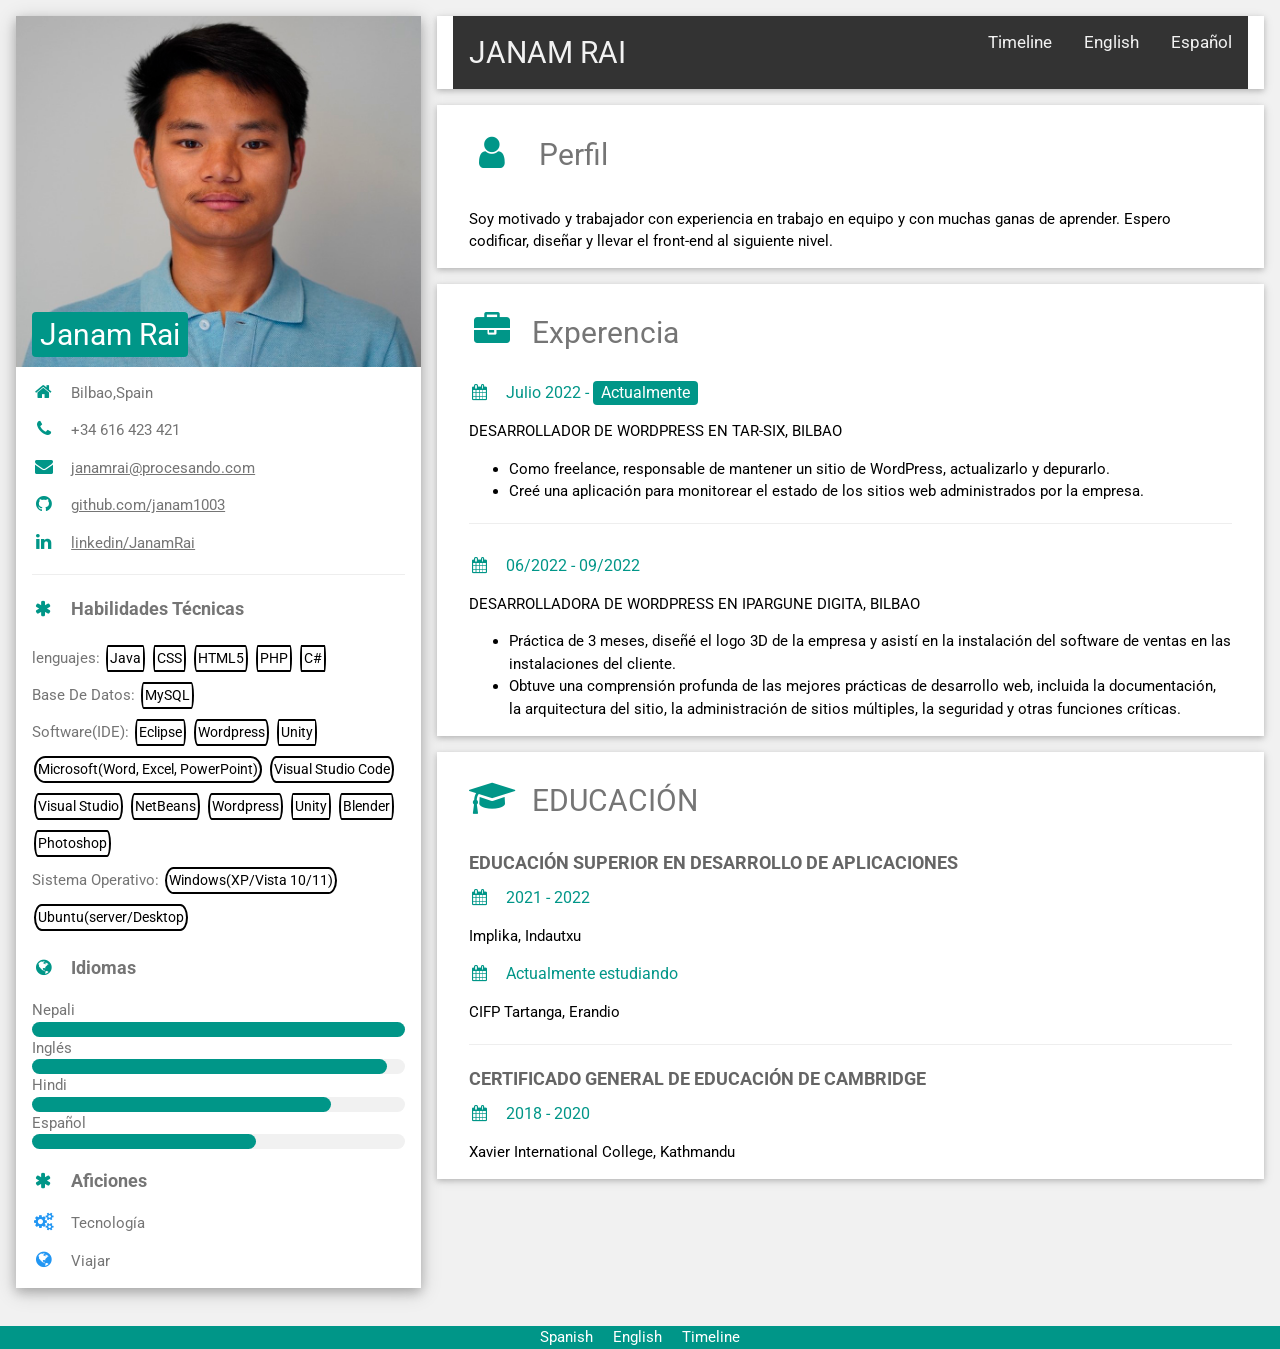
<file: CV_Español.html>
<!DOCTYPE html>
<html>
<title>CV Janam Rai</title>
<meta charset="UTF-8">
<meta name="viewport" content="width=1366">
<link rel="Icon" href="Logo.png">
<link rel="stylesheet" href="https://www.w3schools.com/w3css/4/w3.css">
<link rel='stylesheet' href='https://fonts.googleapis.com/css?family=Roboto'>
<link rel="stylesheet" href="https://cdnjs.cloudflare.com/ajax/libs/font-awesome/4.7.0/css/font-awesome.min.css">

<style>
html,body,h1,h2,h3,h4,h5,h6 {font-family: "Roboto", sans-serif}

.btndownload {
  background-color: DodgerBlue;
  border: none;
  color: white;
  padding: 12px 30px;
  cursor: pointer;
  font-size: 20px;
}

/* Darker background on mouse-over */
.btndownload:hover {
  background-color: RoyalBlue;
}
.btn {
border-radius:10%/100%;
border:2px solid #000;
background:#fff;
margin: 5px 2px;
padding: 1px 2px;
font-size:14px;
display:inline-block;
}
.btn:hover {
  background-color: #4CAF50;
  color: white;
}
/* Add a black background color to the top navigation */
.topnav {
  background-color: #333;
  overflow: hidden;
}

/* Style the links inside the navigation bar */
.topnav a {
  float: right;
  display: block;
  color: #f2f2f2;
  text-align: center;
  padding: 14px 16px;
  text-decoration: none;
  font-size: 17px;
}

/* Change the color of links on hover */
.topnav a:hover {
  background-color: #ddd;
  color: black;
}

/* Add an active class to highlight the current page */
.topnav a.active {
  background-color: #04AA6D;
  color: white;
}

/* Hide the link that should open and close the topnav on small screens */
.topnav .icon {
  display: none;
}
.btn1{
border-radius:10%/100%;
border:2px solid #000;
background:#fff;
margin: 5px 2px;
padding: 1px 2px;
font-size:14px;
font-weight: bold;
display:inline-block;
}
.btn1:hover {
  background-color: #E83AE8;
  color: white;
}
.btn2{
border-radius:20%/100%;
border:2px solid #000;
background:#fff;
margin: 5px 2px;
padding: 1px 2px;
font-size:14px;
display:inline-block;
}
.btn2:hover {
  background-color: #7DDC1D;
  color: white;
}

.tooltip {
  position: relative;
  display: inline-block;
}

.tooltip .tooltiptext {
  visibility: hidden;
  width: 120px;
  background-color: black;
  color: #fff;
  text-align: center;
  border-radius: 6px;
  padding: 5px 0;
  position: absolute;
  z-index: 1;
  top: -5px;
  left: 110%;
}

.tooltip .tooltiptext::after {
  content: "";
  position: absolute;
  top: 50%;
  right: 100%;
  margin-top: -5px;
  border-width: 5px;
  border-style: solid;
  border-color: transparent black transparent transparent;
}
.tooltip:hover .tooltiptext {
  visibility: visible;
}
table, th, td {
border: 1px solid Black;}

/* make the table a 100% wide by default */
table {
width: 100%;}

/* if the browser window is at least 800px-s wide: */
@media screen and (min-width: 800px) {
  table {
  width: 90%;}
}

/* if the browser window is at least 1000px-s wide: */
@media screen and (min-width: 1000px) {
  table {
  width: 80%;}
}

</style>

<body class="w3-light-grey">
  
<!-- Page Container -->
<div class="w3-content w3-margin-top" style="max-width:1400px;">

  <!-- The Grid -->
  <div class="w3-row-padding">

    <!-- Left Column -->
    <div class="w3-third">

      <div class="w3-white w3-text-grey w3-card-4">
        <div class="w3-display-container">
          <img src = "./CV_Photo.png" style= "width:100%" alt="Avatar">
          <div class="w3-display-bottomleft w3-container w3-text-black" >
            <h2><span class="w3-tag w3-teal w3-round">Janam Rai</span></h2> 
          </div>
        </div>
        <div class="w3-container">
          <p><i class="fa fa-home fa-fw w3-margin-right w3-large w3-text-teal"></i>Bilbao,Spain</p>
          <p><i class="fa fa-phone fa-fw w3-margin-right w3-large w3-text-teal"></i>+34 616 423 421</p>  
          <p><i class="fa fa-envelope fa-fw w3-margin-right w3-large w3-text-teal"></i><a href = "mailto: janamrai@procesando.com">janamrai@procesando.com</a></p>    
          <p><i class="fa fa-github fa-fw w3-margin-right w3-large w3-text-teal"></i><a href="https://github.com/janam1003" title="">github.com/janam1003</a></p> 
          <p><i class="fa fa-linkedin fa-fw w3-margin-right w3-large w3-text-teal"></i><a href="https://www.linkedin.com/in/janam-rai-2b9438182/" title="">linkedin/JanamRai</a></p> 
          <hr>

          <p class="w3-large"><b><i class="fa fa-asterisk fa-spin fa-fw w3-margin-right w3-text-teal"></i>Habilidades Técnicas</b></p>
          
           <div class="tooltip">lenguajes:
            <button class="btn">Java </button>
            <button class="btn">CSS </button>
            <button class="btn">HTML5 </button>
            <button class="btn">PHP </button>
            <button class="btn">C# </button>
         </div>

         <div class="tooltip">Base De Datos:
           <button class="btn">MySQL </button>
         </div>

         <div class="tooltip">Software(IDE):
           <button class="btn">Eclipse </button>
           <button class="btn">Wordpress </button>
           <button class="btn">Unity </button>
           <button class="btn">Microsoft(Word, Excel, PowerPoint) </button>
           <button class="btn">Visual Studio Code </button>
           <button class="btn">Visual Studio </button>
           <button class="btn">NetBeans </button>
           <button class="btn">Wordpress </button>
           <button class="btn">Unity </button>
           <button class="btn">Blender </button>
           <button class="btn">Photoshop </button>
         </div>

         <div class="tooltip">Sistema Operativo:
           <button class="btn">Windows(XP/Vista 10/11) </button>
           <button class="btn">Ubuntu(server/Desktop</button>
         </div>
          

          <p class="w3-large w3-text-theme"><b><i class="fa fa-globe fa-spin fa-fw w3-margin-right w3-text-teal"></i>Idiomas</b></p>
          <div class="tooltip">Nepali
            <span class="tooltiptext">Es su Idioma Nativa.</span>
          </div>
          <div class="w3-light-grey w3-round-xlarge">
            <div class="w3-round-xlarge w3-teal" style="height:15px;width:100%"></div>
          </div>

          <div class="tooltip">Inglés
            <span class="tooltiptext">Ha estudiado bachillerato en Inglés y para su estudios posterior vivió en Londres dos años.</span>
          </div>
          <div class="w3-light-grey w3-round-xlarge">
            <div class="w3-round-xlarge w3-teal" style="height:15px;width:95%"></div>
          </div>
         
          <div class="tooltip">Hindi
            <span class="tooltiptext">Controla Profesionalmente</span>
          </div>
          <div class="w3-light-grey w3-round-xlarge">
            <div class="w3-round-xlarge w3-teal" style="height:15px;width:80%"></div>
          </div>

          <div class="tooltip">Español
            <span class="tooltiptext">Ha vivido 1 años, ha sacado grado superior estudiando aqui en Español</span>
          </div>
          <div class="w3-light-grey w3-round-xlarge">
            <div class="w3-round-xlarge w3-teal" style="height:15px;width:60%"></div>
          </div>
                       
          <p class="w3-large"><b><i class="fa fa-asterisk fa-spin fa-fw w3-margin-right w3-text-teal"></i>Aficiones</b></p>
           <!--<p><i class="fa fa-blind fa-fw w3-margin-right w3-large w3-text-blue"></i>Senderismo</p> -->
          <p><i class="fa fa-cogs fa-fw w3-margin-right w3-large w3-text-blue"></i>Tecnología</p>
          <p><i class="fa fa-globe fa-fw w3-margin-right w3-large w3-text-blue"></i>Viajar</p>
       
        </div>
      </div> 

      <br>

    <!-- End Left Column -->
    </div>

    <!-- Right Column -->
    <div class="w3-twothird">

      <div class="w3-container w3-card w3-white w3-margin-bottom">

      <div class="topnav" id="myTopnav">      
        <a href="./CV_Español.html">Español</a>
        <a href="./CV_English.html">English</a>
        <a href="./CV_Timeline.html">Timeline</a>       
        <a style="float:left; font-size:30px;">JANAM RAI</a>
        <a href="javascript:void(0);" class="icon" onclick="myFunction()">
        <i class="fa fa-bars"></i>
        </a>
      </div>

    </div>
      <div class="w3-container w3-card w3-white w3-margin-bottom">
        <div class="w3-container">
        <h2 class="w3-text-grey w3-padding-16"><i class="fa fa-user fa-fw w3-margin-right w3-xxlarge w3-text-teal"></i>   Perfil </h2>
          <h5 class="w3-opacity"><b></b></h5>
          <p>Soy motivado y trabajador con experiencia en trabajo en equipo y con muchas ganas de aprender. Espero codificar, diseñar y llevar el front-end al siguiente nivel.
          </p>           
  
        </div>
      </div>

      <div class="w3-container w3-card w3-white w3-margin-bottom">
        <div class="w3-container">
          <h2 class="w3-text-grey w3-padding-16"><i class="fa fa-briefcase fa-fw w3-margin-right w3-xxlarge w3-text-teal"></i>Experencia</h2>
          <h6 class="w3-text-teal"><i class="fa fa-calendar fa-fw w3-margin-right"></i>Julio 2022 - <span class="w3-tag w3-teal w3-round">Actualmente</span></h6>
          <p>DESARROLLADOR DE WORDPRESS EN TAR-SIX, BILBAO</p>           
          <ul>
            <li>Como freelance, responsable de mantener un sitio de WordPress, actualizarlo y depurarlo.</li>
            <li>Creé una aplicación para monitorear el estado de los sitios web administrados por la empresa.</li>          
          </ul>
          <hr>
        </div> 
        
        <div class="w3-container">
          <h6 class="w3-text-teal"><i class="fa fa-calendar fa-fw w3-margin-right"></i>06/2022 - <span>09/2022</span></h6>
          <p> DESARROLLADORA DE WORDPRESS EN IPARGUNE DIGITA, BILBAO</p>           
          <ul>
            <li>Práctica de 3 meses, diseñé el logo 3D de la empresa y asistí en la instalación del software de ventas en las instalaciones del cliente.</li>
            <li>Obtuve una comprensión profunda de las mejores prácticas de desarrollo web, incluida la documentación, la arquitectura del sitio, la administración de sitios múltiples, la seguridad y otras funciones críticas.        
          </ul>
          
        </div> 
      </div>

      <div class="w3-container w3-card w3-white w3-margin-bottom">
        <div class="w3-container">
          <h2 class="w3-text-grey w3-padding-16"><i class="fa fa-graduation-cap fa-fw w3-margin-right w3-xxlarge w3-text-teal"></i>EDUCACIÓN
          <h5 class="w3-opacity"><b>EDUCACIÓN SUPERIOR EN DESARROLLO DE APLICACIONES</b></h5>
          <h6 class="w3-text-teal"><i class="fa fa-calendar fa-fw w3-margin-right"></i>2021 - 2022</h6>
          <p>Implika, Indautxu</p>

          <h6 class="w3-text-teal"><i class="fa fa-calendar fa-fw w3-margin-right"></i>Actualmente estudiando</h6>
          <p>CIFP Tartanga, Erandio</p>
          <hr>
              <h5 class="w3-opacity"><b>CERTIFICADO GENERAL DE EDUCACIÓN DE CAMBRIDGE</b></h5>
              <h6 class="w3-text-teal"><i class="fa fa-calendar fa-fw w3-margin-right"></i>2018 - 2020</h6>
              <p>Xavier International College, Kathmandu</p>
          
        </div>

    <!-- End Right Column -->
    </div>

  <!-- End Grid -->
  </div>

  <!-- End Page Container -->
</div>


<footer class="w3-container w3-teal w3-center w3-margin-top">

  <a href="./CV_Español.html" ><span class="w3-tag w3-teal w3-round">Spanish</span></a>
  <a href="./CV_English.html"><span class="w3-tag w3-teal w3-round">English</span></a>
  <a href="./CV_Timeline.html"><span class="w3-tag w3-teal w3-round">Timeline</span></a>

</footer>
</body>
</html>
</file>
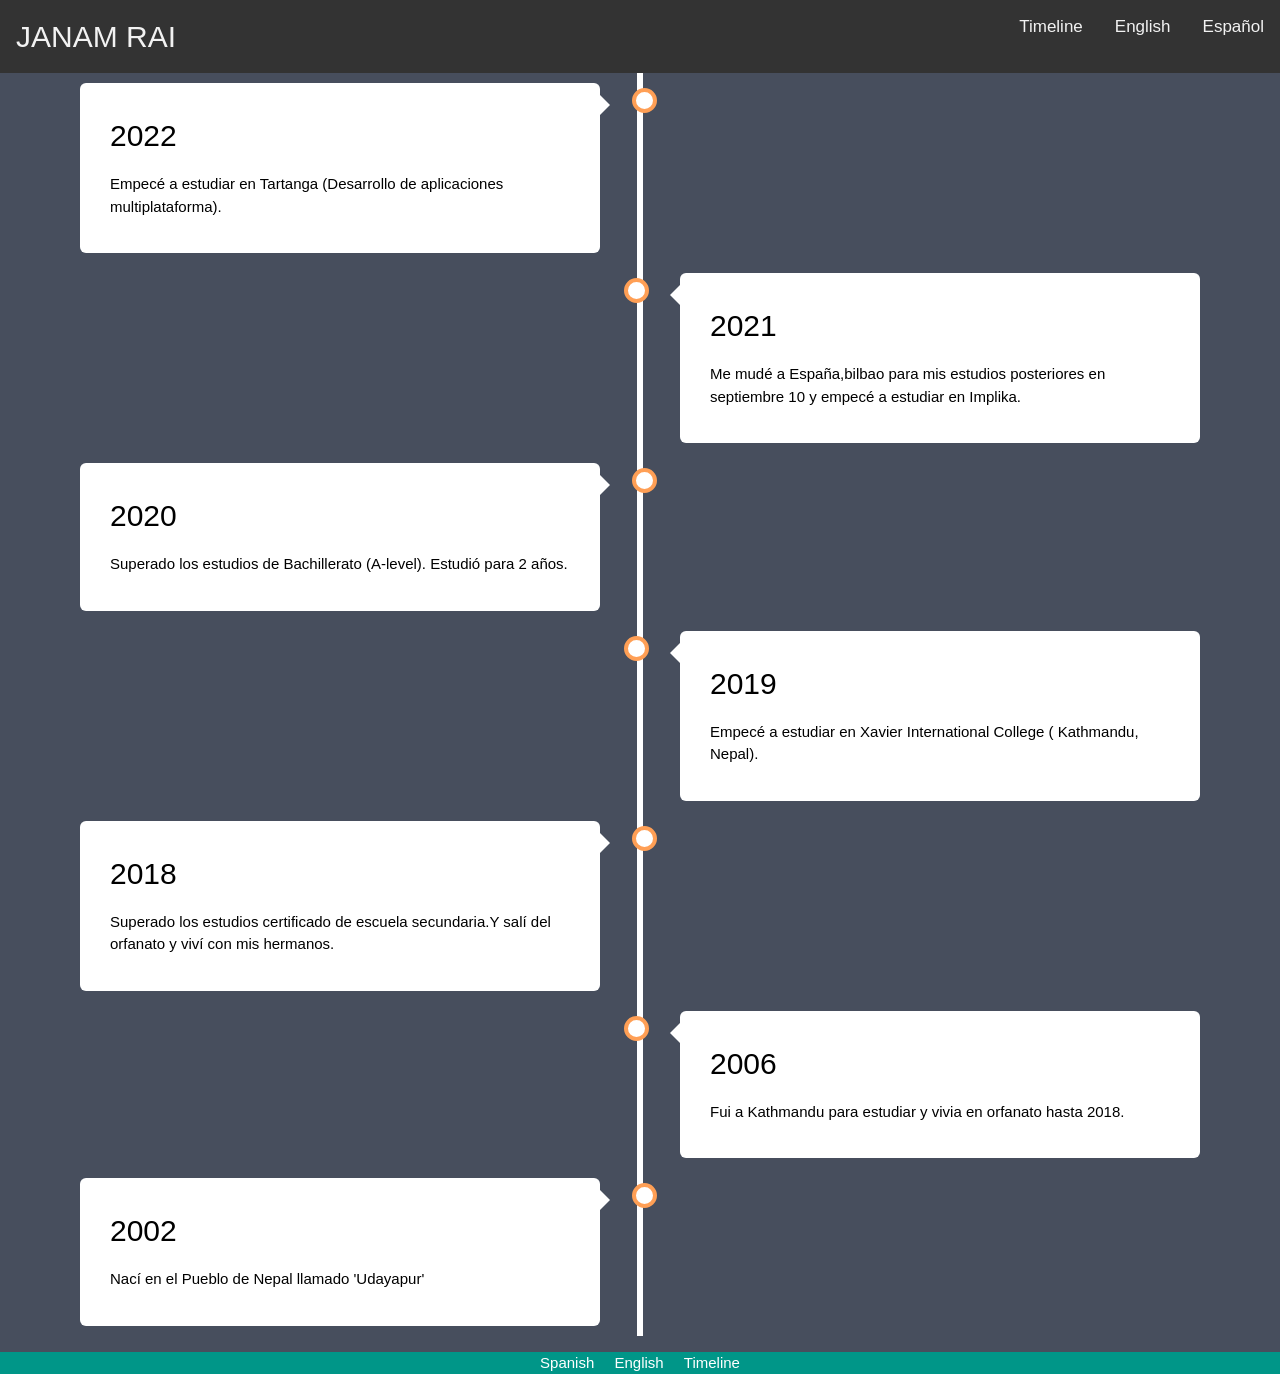
<file: CV_Timeline.html>
<!DOCTYPE html>
<html>
<title>CV Janam Rai</title>
<meta charset="UTF-8">
<link rel="Icon" href="Logo.png">
<link rel="stylesheet" href="https://www.w3schools.com/w3css/4/w3.css">
<link rel='stylesheet' href='https://fonts.googleapis.com/css?family=Roboto'>
<link rel="stylesheet" href="https://cdnjs.cloudflare.com/ajax/libs/font-awesome/4.7.0/css/font-awesome.min.css">
<style>
* {
  box-sizing: border-box;
}

body {
  background-color: #474e5d;
  font-family: Helvetica, sans-serif;
}

/* Add a black background color to the top navigation */
.topnav {
  background-color: #333;
  overflow: hidden;
}

/* Style the links inside the navigation bar */
.topnav a {
  float: right;
  display: block;
  color: #f2f2f2;
  text-align: center;
  padding: 14px 16px;
  text-decoration: none;
  font-size: 17px;
}

/* Change the color of links on hover */
.topnav a:hover {
  background-color: #ddd;
  color: black;
}

/* Add an active class to highlight the current page */
.topnav a.active {
  background-color: #04AA6D;
  color: white;
}

/* Hide the link that should open and close the topnav on small screens */
.topnav .icon {
  display: none;
}

.btn3{
border-radius:20%/100%;
border:2px solid #000;
background:#fff;
margin: 5px 2px;
padding: 1px 2px;
font-size:14px;
display:inline-block;
}
.btn3:hover {
  background-color: #1D5DDC;
  color: white;
}


/* The actual timeline (the vertical ruler) */
.timeline {
  position: relative;
  max-width: 1200px;
  margin: 0 auto;
}

/* The actual timeline (the vertical ruler) */
.timeline::after {
  content: '';
  position: absolute;
  width: 6px;
  background-color: white;
  top: 0;
  bottom: 0;
  left: 50%;
  margin-left: -3px;
}

/* Container around content */
.container {
  padding: 10px 40px;
  position: relative;
  background-color: inherit;
  width: 50%;
}

/* The circles on the timeline */
.container::after {
  content: '';
  position: absolute;
  width: 25px;
  height: 25px;
  right: -17px;
  background-color: white;
  border: 4px solid #FF9F55;
  top: 15px;
  border-radius: 50%;
  z-index: 1;
}

/* Place the container to the left */
.left {
  left: 0;
}

/* Place the container to the right */
.right {
  left: 50%;
}

/* Add arrows to the left container (pointing right) */
.left::before {
  content: " ";
  height: 0;
  position: absolute;
  top: 22px;
  width: 0;
  z-index: 1;
  right: 30px;
  border: medium solid white;
  border-width: 10px 0 10px 10px;
  border-color: transparent transparent transparent white;
}

/* Add arrows to the right container (pointing left) */
.right::before {
  content: " ";
  height: 0;
  position: absolute;
  top: 22px;
  width: 0;
  z-index: 1;
  left: 30px;
  border: medium solid white;
  border-width: 10px 10px 10px 0;
  border-color: transparent white transparent transparent;
}

/* Fix the circle for containers on the right side */
.right::after {
  left: -16px;
}

/* The actual content */
.content {
  padding: 20px 30px;
  background-color: white;
  position: relative;
  border-radius: 6px;
}

/* Media queries - Responsive timeline on screens less than 600px wide */
@media screen and (max-width: 600px) {
  /* Place the timelime to the left */
  .timeline::after {
  left: 31px;
  }

  /* Full-width containers */
  .container {
  width: 100%;
  padding-left: 70px;
  padding-right: 25px;
  }

.btn4{
border-radius:20%/100%;
border:2px solid #000;
background:#fff;
margin: 5px 2px;
padding: 1px 3px;
font-size:14px;
display:inline-block;
}

.btn4:hover {
  background-color: #1D5DDC;
  color: white;
}

  /* Make sure that all arrows are pointing leftwards */
  .container::before {
  left: 60px;
  border: medium solid white;
  border-width: 10px 10px 10px 0;
  border-color: transparent white transparent transparent;
  }

  /* Make sure all circles are at the same spot */
  .left::after, .right::after {
  left: 15px;
  }

  /* Make all right containers behave like the left ones */
  .right {
  left: 0%;
  }
}
</style>
</head>
<body>

<div class="topnav" id="myTopnav">      
        <a href="./CV_Español.html">Español</a>
        <a href="./CV_English.html">English</a>
        <a href="./CV_Timeline.html">Timeline</a>       
        <a style="float:left; font-size:30px;">JANAM RAI</a>
        <a href="javascript:void(0);" class="icon" onclick="myFunction()">
        <i class="fa fa-bars"></i>
        </a>
      </div>

<div class="timeline">
  <div class="container left">
    <div class="content">
      <h2>2022</h2>
      <p>Empecé a estudiar en Tartanga (Desarrollo de aplicaciones multiplataforma).</p>
    </div>
  </div>

  <div class="container right">
    <div class="content">
      <h2>2021</h2>
      <p>Me mudé a España,bilbao para mis estudios posteriores en septiembre 10 y empecé a estudiar en Implika.</p>
    </div>
  </div>

  <div class="container left">
   <div class="content">
      <h2>2020</h2>
      <p>Superado los estudios de Bachillerato (A-level). Estudió para 2 años.</p>
    </div>
  </div>

  <div class="container right">
    <div class="content">
      <h2>2019</h2>
      <p>Empecé a estudiar en Xavier International College ( Kathmandu, Nepal).</p>
    </div>
  </div>

  <div class="container left">
    <div class="content">
      <h2>2018</h2>
      <p>Superado los estudios certificado de escuela secundaria.Y salí del orfanato y viví con mis hermanos.</p>
    </div>
  </div>

  <div class="container right">
    <div class="content">
      <h2>2006</h2>
      <p>Fui a Kathmandu para estudiar y vivia en orfanato hasta 2018.</p>
    </div>
  </div>

  <div class="container left">
    <div class="content">
      <h2>2002</h2>
      <p>Nací en el Pueblo de Nepal llamado 'Udayapur'</p>
    </div>
  </div>

  </div>
</div>

<footer class="w3-container w3-teal w3-center w3-margin-top">

  <a href="./CV_Español.html" ><span class="w3-tag w3-teal w3-round">Spanish</span></a>
  <a href="./CV_English.html"><span class="w3-tag w3-teal w3-round">English</span></a>
  <a href="./CV_Timeline.html"><span class="w3-tag w3-teal w3-round">Timeline</span></a>

</footer>

</body>
</html>
</file>
<file: css/main.css>
/* Timeline custom component */
.timeline-card {
  position: relative;
  margin-left: 16px; }

.timeline-card:before {
  content: '';
  display: inline-block;
  position: absolute;
  background-color: #fff;
  border-radius: 100%;
  width: 24px;
  height: 24px;
  top: 16px;
  left: -12px;
  border: 5px solid;
  z-index: 2; }

.timeline-body {
  border-left: 2px solid #E6E9ED; }

.timeline-card-primary:before {
  border-color: var(--bs-primary); }

.timeline-card-info:before {
  border-color: var(--bs-info); }

.timeline-card-secondary:before {
  border-color: var(--bs-secondary); }

.timeline-card-success:before {
  border-color: var(--bs-teal); }

html {
  scroll-behavior: smooth; }

html, body {
  overflow-x: hidden; }

.container {
  max-width: 1140px; }

.site-title {
  font-size: 1.25rem;
  line-height: 2.5rem; }

.nav-link {
  padding: 0;
  font-size: 1rem;
  line-height: 2.5rem;
  color: inherit;
  opacity: 0.8; }

.header-social .nav-link {
  font-size: 1.25rem; }

.nav-link:hover,
.nav-link:focus {
  color: inherit;
  opacity: 1; }

.nav-item + .nav-item {
  margin-left: 1rem; }

.cover {
  height: 500px; }

.cover > img {
  -o-object-fit: cover;
     object-fit: cover;
  width: auto; }

.progress-bar {
  text-transform: uppercase;
  font-size: 10px;
  letter-spacing: 1px; }

.text-small {
  font-size: 0.85rem; }

.text-teal {
  color: var(--bs-teal); }

footer a:not(.nav-link) {
  color: inherit;
  border-bottom: 1px dashed;
  text-decoration: none;
  cursor: pointer; }

@media (min-width: 48em) {
  .site-title {
    float: left; }
  .site-nav {
    float: right; } }

@media (max-width: 767px) {
  /* disable animations on mobile */
  [data-aos] {
    opacity: 1 !important;
    transform: translate(0) scale(1) !important; }
  .p-5 {
    padding: 2.5rem 2rem !important; }
  .portfolio-section .m-5 {
    margin: 2rem 0 1rem !important; }
  .portfolio-reverse {
    flex-direction: column-reverse; }
  .portfolio-reverse .text-end {
    text-align: start !important; } }

@media print {
  [data-aos] {
    opacity: 1 !important;
    transform: translate(0) scale(1) !important; }
  body.bg-light {
    background-color: #fff !important; }
  .container {
    width: auto;
    max-width: 100%;
    padding: 0; }
  .cover {
    height: 360px;
    margin-bottom: 1.5rem; }
  .cover > img {
    display: none; }
  .shadow-1-strong {
    box-shadow: none !important; }
  .resume-container > .my-5 {
    margin: 0 !important; }
  .my-5.p-5 {
    padding: 1.5rem 0 !important; }
  .about-section {
    padding: 0 !important; }
  .skills-section,
  .work-experience-section,
  .education-section,
  .portfolio-section,
  .reference-section,
  .contact-section {
    padding: 0 !important; }
  .page-break {
    padding-top: 5rem;
    page-break-before: always; } }
</file>
